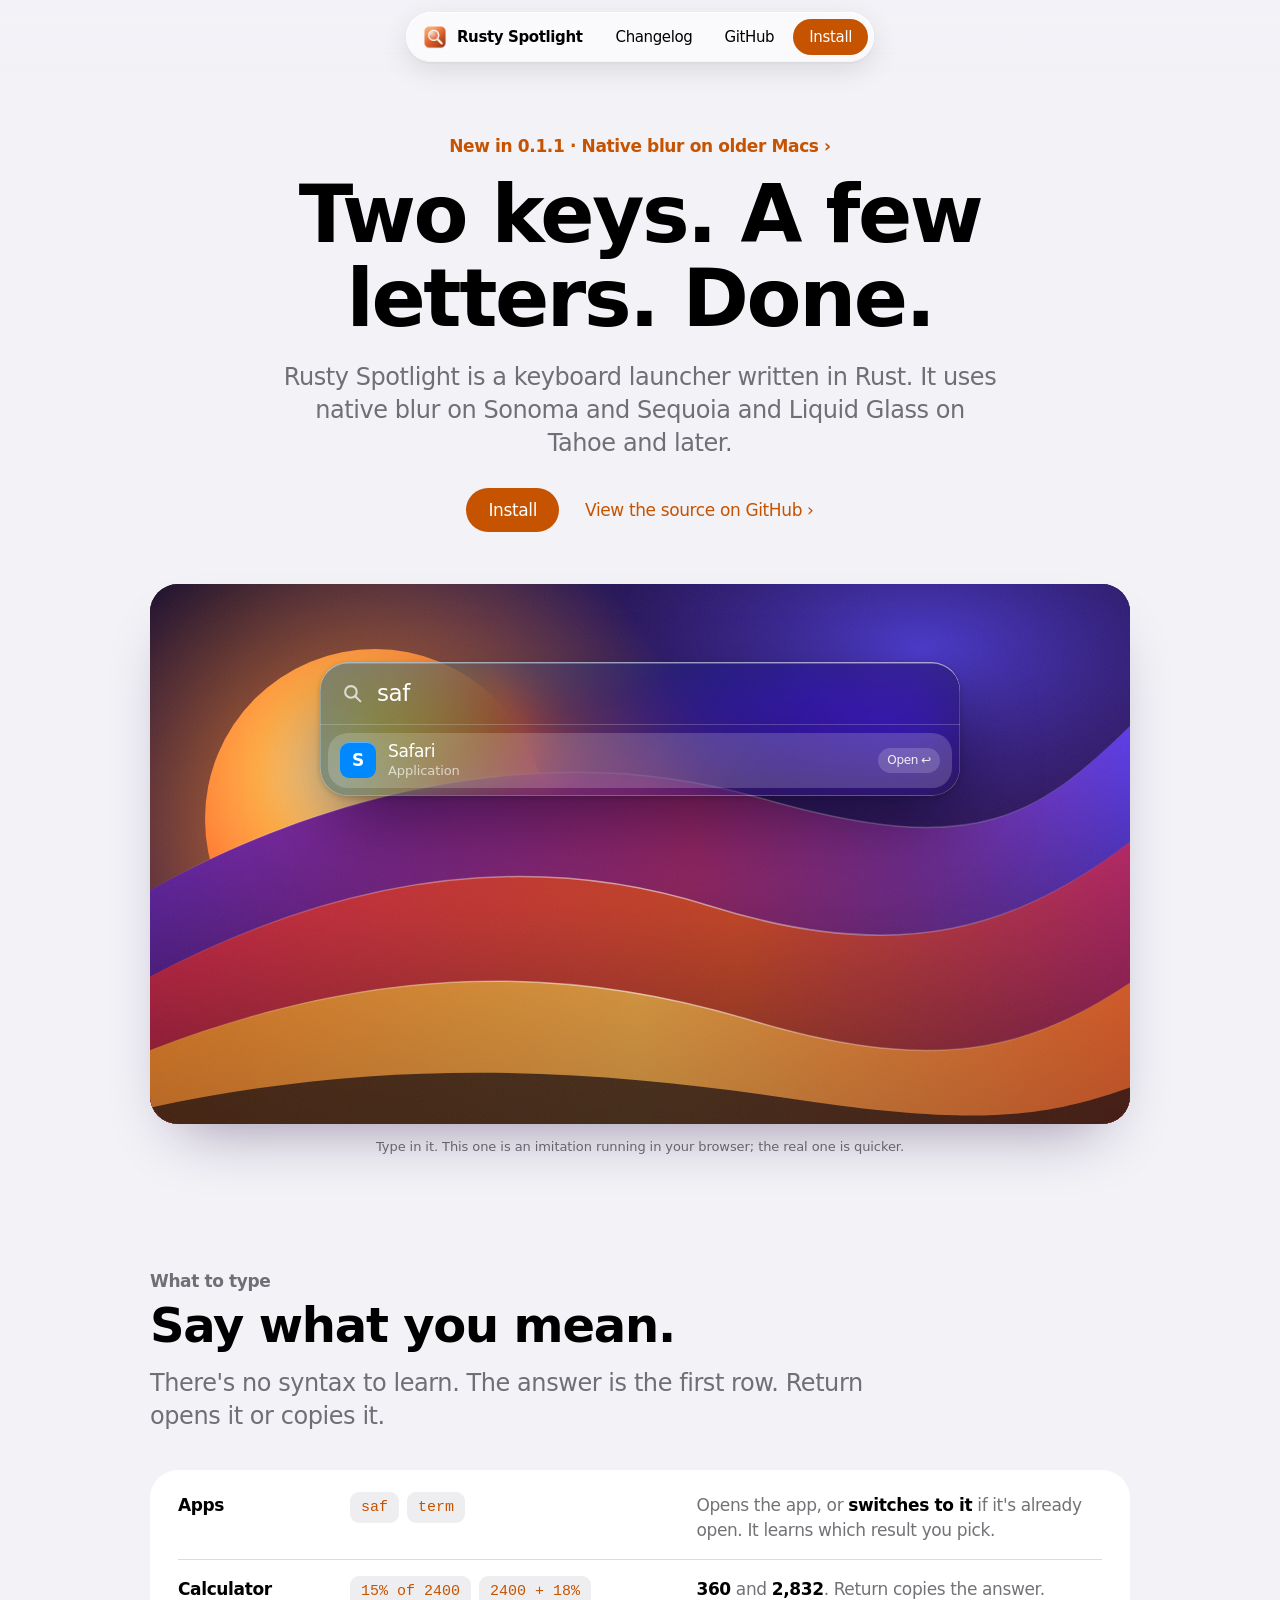
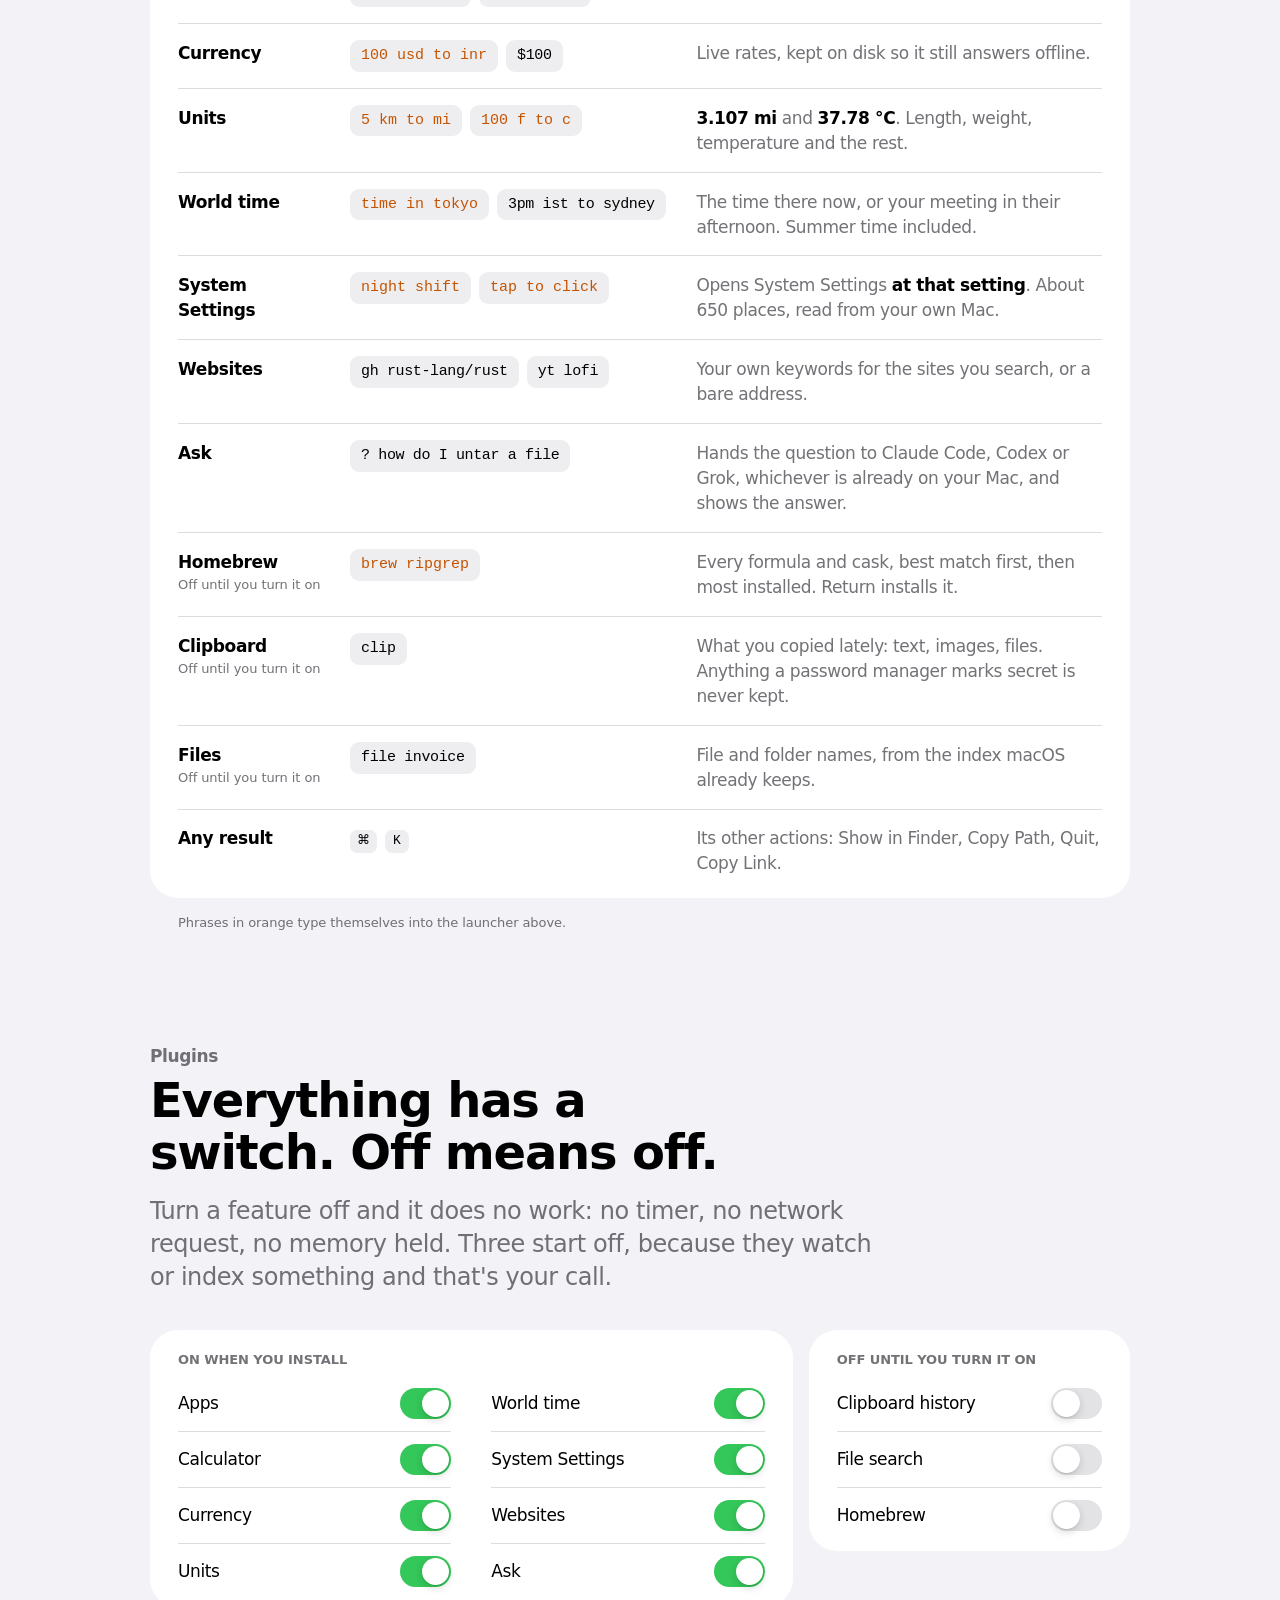
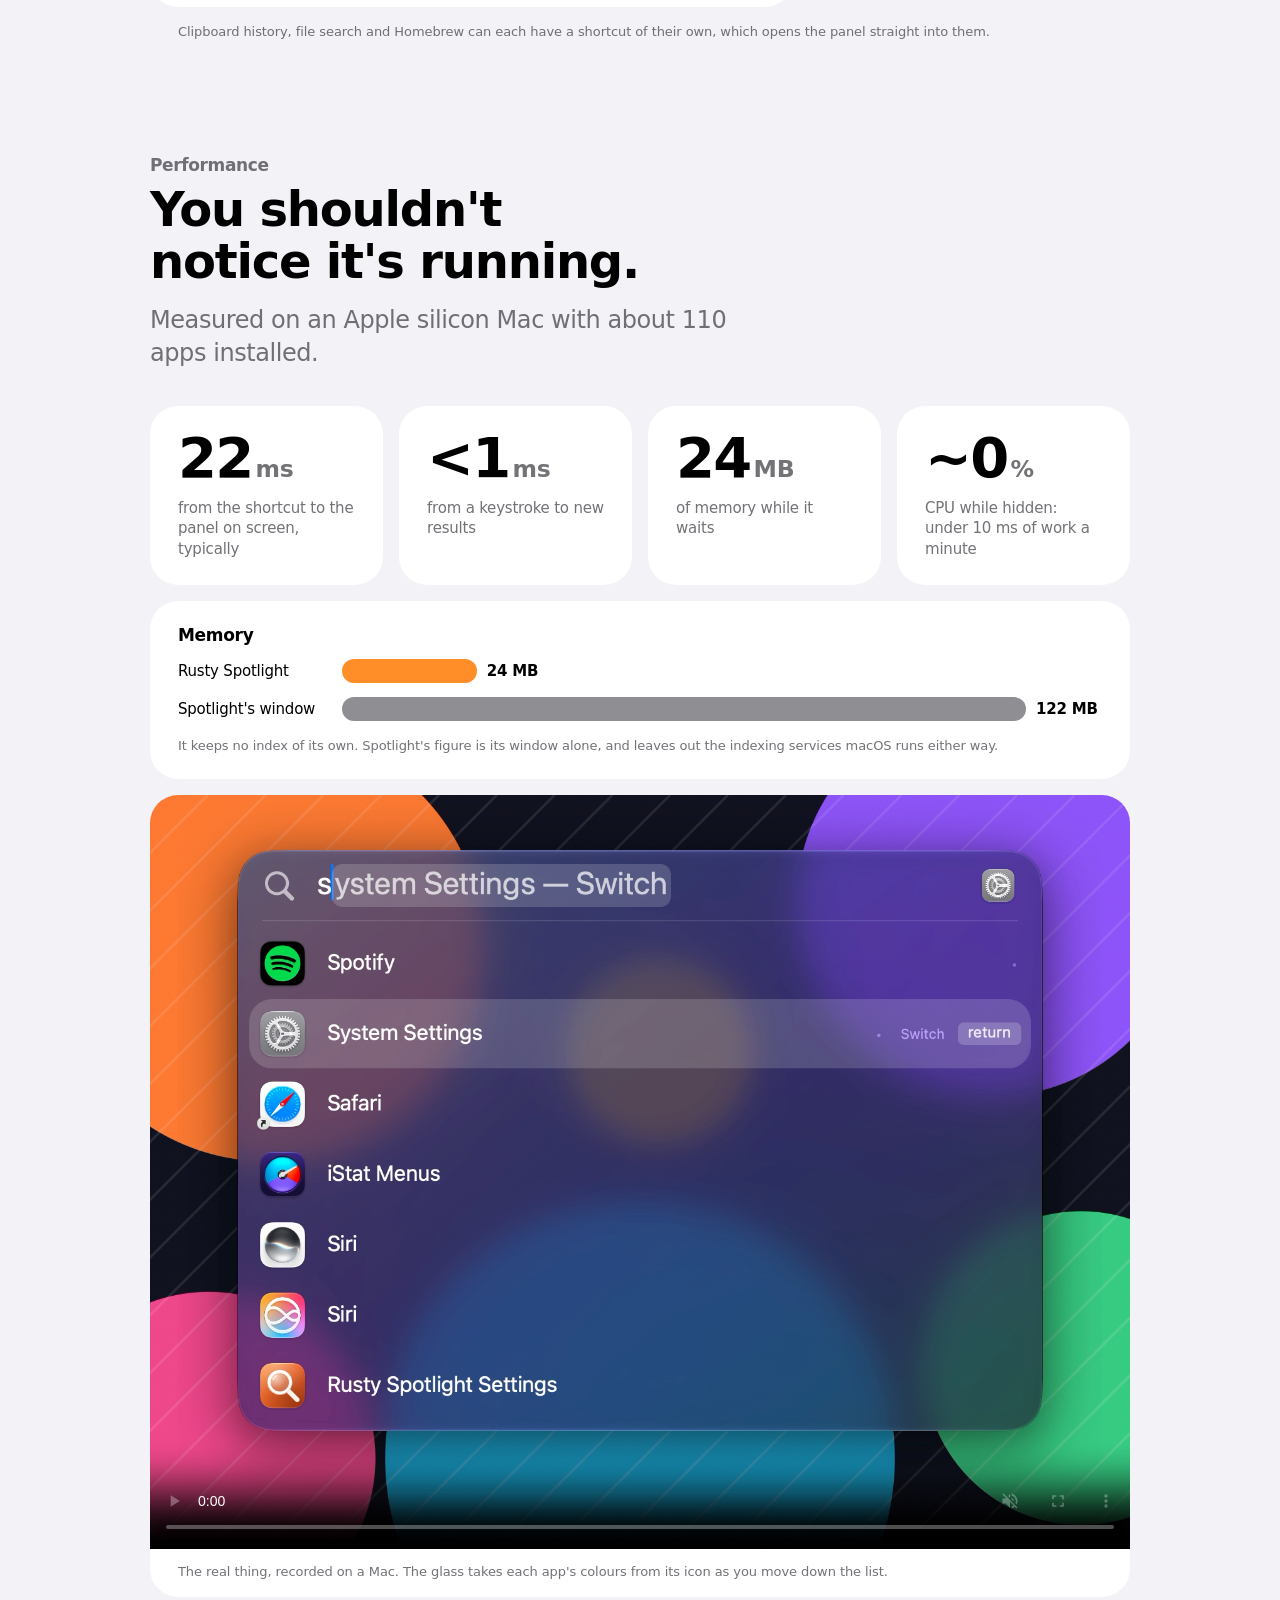
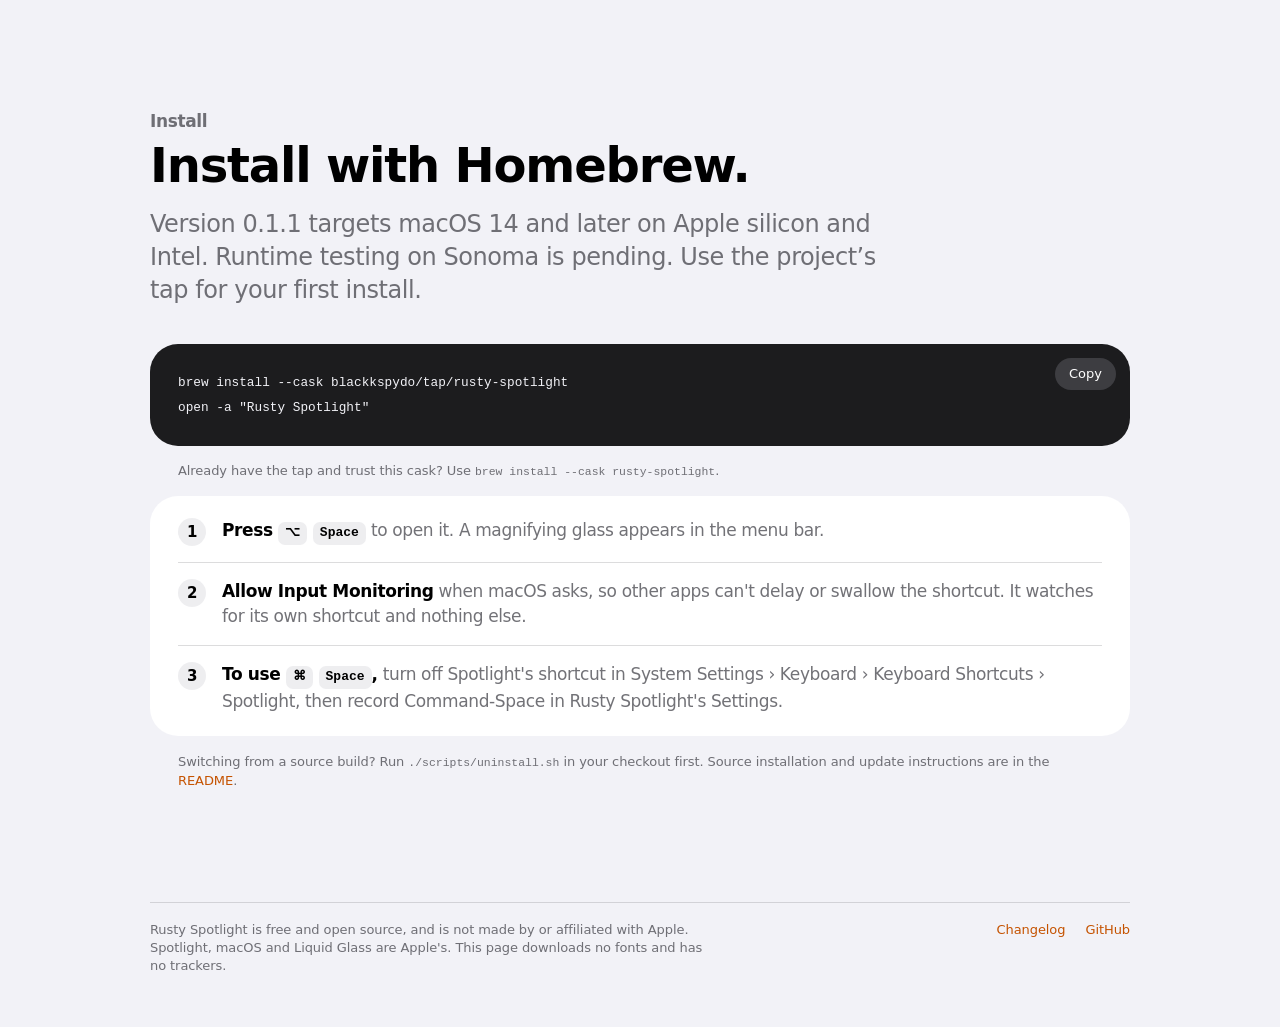
<file: index.html>
<!doctype html>
<html lang="en">
<head>
<meta charset="utf-8">
<meta name="viewport" content="width=device-width, initial-scale=1">
<title>Rusty Spotlight</title>
<meta name="description" content="A Spotlight replacement for macOS, written in Rust. Apps, sums, currency, units, world time, System Settings and more from one field, on screen in 22 ms.">
<meta property="og:title" content="Rusty Spotlight">
<meta property="og:description" content="A Spotlight replacement for macOS, written in Rust. On screen in 22 ms.">
<meta property="og:image" content="demo-poster.png">
<meta name="color-scheme" content="light dark">
<link rel="icon" href="AppIcon.png">
<link rel="stylesheet" href="style.css">
</head>
<body>
<div class="edge" aria-hidden="true"></div>
<div class="wrap">
  <header class="toolbar glass">
    <a class="name" href="./"><img src="AppIcon.png" alt="">Rusty Spotlight</a>
    <a class="item" href="changelog.html">Changelog</a>
    <a class="item gh" href="https://github.com/blackkspydo/rusty-spotlight">GitHub</a>
    <a class="button small" href="#install">Install</a>
  </header>

  <main>
    <section class="hero">
      <!-- Keep this line on the newest thing in the changelog. -->
      <p class="eyebrow"><a class="more" href="changelog.html">New in 0.1.1 · Native blur on older Macs</a></p>
      <h1>Two keys. A few letters. Done.</h1>
      <p class="lead">Rusty Spotlight is a keyboard launcher written in Rust. It uses native blur on Sonoma and Sequoia and Liquid Glass on Tahoe and later.</p>
      <div class="actions">
        <a class="button" href="#install">Install</a>
        <a class="more" href="https://github.com/blackkspydo/rusty-spotlight">View the source on GitHub</a>
      </div>

      <div class="stage" id="try">
        <svg class="art" viewBox="0 0 1000 540" preserveAspectRatio="xMidYMid slice" aria-hidden="true">
          <defs>
            <linearGradient id="sky" x1="0" y1="0" x2="0" y2="1"><stop offset="0" stop-color="#150b2e"/><stop offset=".55" stop-color="#2a1140"/><stop offset="1" stop-color="#0a0710"/></linearGradient>
            <radialGradient id="haze" cx=".78" cy=".12" r=".7"><stop offset="0" stop-color="#5a48ff" stop-opacity=".75"/><stop offset=".45" stop-color="#4a2bb8" stop-opacity=".3"/><stop offset="1" stop-color="#4a2bb8" stop-opacity="0"/></radialGradient>
            <radialGradient id="sun" cx=".42" cy=".36" r=".7"><stop offset="0" stop-color="#ffe3a1"/><stop offset=".38" stop-color="#ffab45"/><stop offset=".8" stop-color="#ff6a2b"/><stop offset="1" stop-color="#f0482a"/></radialGradient>
            <radialGradient id="glow" cx=".5" cy=".5" r=".5"><stop offset=".45" stop-color="#ff8d28" stop-opacity=".5"/><stop offset="1" stop-color="#ff8d28" stop-opacity="0"/></radialGradient>
            <linearGradient id="far" x1="0" y1="0" x2="1" y2="0"><stop offset="0" stop-color="#7a2bd0"/><stop offset=".55" stop-color="#c22d7c"/><stop offset="1" stop-color="#5b3df0"/></linearGradient>
            <linearGradient id="mid" x1="0" y1="0" x2="1" y2="0"><stop offset="0" stop-color="#ff2d55"/><stop offset=".6" stop-color="#ff5a2b"/><stop offset="1" stop-color="#d42a78"/></linearGradient>
            <linearGradient id="near" x1="0" y1="0" x2="1" y2="0"><stop offset="0" stop-color="#ff8d28"/><stop offset=".5" stop-color="#ffb347"/><stop offset="1" stop-color="#ff6a2b"/></linearGradient>
            <linearGradient id="shade" gradientUnits="userSpaceOnUse" x1="0" y1="130" x2="0" y2="540"><stop offset="0" stop-color="#0a0510" stop-opacity="0"/><stop offset="1" stop-color="#0a0510" stop-opacity=".72"/></linearGradient>
            <linearGradient id="rim" x1="0" y1="0" x2="1" y2="0"><stop offset="0" stop-color="#fff" stop-opacity="0"/><stop offset=".5" stop-color="#fff" stop-opacity=".55"/><stop offset="1" stop-color="#fff" stop-opacity="0"/></linearGradient>
            <filter id="grain"><feTurbulence type="fractalNoise" baseFrequency=".85" numOctaves="2" stitchTiles="stitch"/><feColorMatrix values="0 0 0 0 1  0 0 0 0 1  0 0 0 0 1  0 0 0 .5 0"/></filter>
          </defs>
          <rect width="1000" height="540" fill="url(#sky)"/>
          <rect width="1000" height="540" fill="url(#haze)"/>
          <circle cx="235" cy="235" r="330" fill="url(#glow)"/>
          <circle cx="235" cy="235" r="170" fill="url(#sun)"/>
          <g>
            <path id="w1" d="M0 312C170 214 400 150 620 214S900 232 1000 132V540H0Z" fill="url(#far)"/>
            <path d="M0 312C170 214 400 150 620 214S900 232 1000 132V540H0Z" fill="url(#shade)"/>
            <path d="M0 312C170 214 400 150 620 214S900 232 1000 132" fill="none" stroke="url(#rim)" stroke-width="1.5"/>
            <path d="M0 398C190 296 380 262 570 322S880 346 1000 250V540H0Z" fill="url(#mid)"/>
            <path d="M0 398C190 296 380 262 570 322S880 346 1000 250V540H0Z" fill="url(#shade)" opacity=".8"/>
            <path d="M0 398C190 296 380 262 570 322S880 346 1000 250" fill="none" stroke="url(#rim)" stroke-width="1.5"/>
            <path d="M0 470C220 384 410 376 610 436S900 460 1000 392V540H0Z" fill="url(#near)"/>
            <path d="M0 470C220 384 410 376 610 436S900 460 1000 392V540H0Z" fill="url(#shade)" opacity=".42"/>
            <path d="M0 470C220 384 410 376 610 436S900 460 1000 392" fill="none" stroke="url(#rim)" stroke-width="1.5"/>
            <path d="M0 526C250 470 460 486 660 516S920 528 1000 500V540H0Z" fill="#12070c" opacity=".7"/>
          </g>
          <rect width="1000" height="540" filter="url(#grain)" opacity=".09"/>
        </svg>
        <div class="panel" id="panel">
          <label class="ask">
            <svg width="21" height="21" viewBox="0 0 20 20" fill="none" stroke="currentColor" stroke-width="2" stroke-linecap="round" aria-hidden="true"><circle cx="8.5" cy="8.5" r="5.5"/><path d="M13 13l4.5 4.5"/></svg>
            <input id="q" type="text" placeholder="Search" autocomplete="off" autocapitalize="off" autocorrect="off" spellcheck="false" aria-label="Try the launcher" aria-controls="rows">
          </label>
          <ul class="rows" id="rows" role="listbox" aria-label="Results"></ul>
        </div>
      </div>
      <p class="caption footnote">Type in it. This one is an imitation running in your browser; the real one is quicker.</p>
    </section>

    <section class="section" id="phrasebook">
      <header>
        <p class="eyebrow">What to type</p>
        <h2>Say what you mean.</h2>
        <p class="lead">There's no syntax to learn. The answer is the first row. Return opens it or copies it.</p>
      </header>
      <div class="tile list">
        <div class="phrase"><span class="who">Apps</span><span class="say"><button class="try">saf</button><button class="try">term</button></span><span class="means">Opens the app, or <b>switches to it</b> if it's already open. It learns which result you pick.</span></div>
        <div class="phrase"><span class="who">Calculator</span><span class="say"><button class="try">15% of 2400</button><button class="try">2400 + 18%</button></span><span class="means"><b>360</b> and <b>2,832</b>. Return copies the answer.</span></div>
        <div class="phrase"><span class="who">Currency</span><span class="say"><button class="try">100 usd to inr</button><span class="typed">$100</span></span><span class="means">Live rates, kept on disk so it still answers offline.</span></div>
        <div class="phrase"><span class="who">Units</span><span class="say"><button class="try">5 km to mi</button><button class="try">100 f to c</button></span><span class="means"><b>3.107 mi</b> and <b>37.78 °C</b>. Length, weight, temperature and the rest.</span></div>
        <div class="phrase"><span class="who">World time</span><span class="say"><button class="try">time in tokyo</button><span class="typed">3pm ist to sydney</span></span><span class="means">The time there now, or your meeting in their afternoon. Summer time included.</span></div>
        <div class="phrase"><span class="who">System Settings</span><span class="say"><button class="try">night shift</button><button class="try">tap to click</button></span><span class="means">Opens System Settings <b>at that setting</b>. About 650 places, read from your own Mac.</span></div>
        <div class="phrase"><span class="who">Websites</span><span class="say"><span class="typed">gh rust-lang/rust</span><span class="typed">yt lofi</span></span><span class="means">Your own keywords for the sites you search, or a bare address.</span></div>
        <div class="phrase"><span class="who">Ask</span><span class="say"><span class="typed">? how do I untar a file</span></span><span class="means">Hands the question to Claude Code, Codex or Grok, whichever is already on your Mac, and shows the answer.</span></div>
        <div class="phrase"><span class="who">Homebrew <i>Off until you turn it on</i></span><span class="say"><button class="try">brew ripgrep</button></span><span class="means">Every formula and cask, best match first, then most installed. Return installs it.</span></div>
        <div class="phrase"><span class="who">Clipboard <i>Off until you turn it on</i></span><span class="say"><span class="typed">clip</span></span><span class="means">What you copied lately: text, images, files. Anything a password manager marks secret is never kept.</span></div>
        <div class="phrase"><span class="who">Files <i>Off until you turn it on</i></span><span class="say"><span class="typed">file invoice</span></span><span class="means">File and folder names, from the index macOS already keeps.</span></div>
        <div class="phrase"><span class="who">Any result</span><span class="say"><kbd>⌘</kbd><kbd>K</kbd></span><span class="means">Its other actions: Show in Finder, Copy Path, Quit, Copy Link.</span></div>
      </div>
      <p class="footnote after">Phrases in orange type themselves into the launcher above.</p>
    </section>

    <section class="section" id="plugins">
      <header>
        <p class="eyebrow">Plugins</p>
        <h2>Everything has a switch. Off means off.</h2>
        <p class="lead">Turn a feature off and it does no work: no timer, no network request, no memory held. Three start off, because they watch or index something and that's your call.</p>
      </header>
      <div class="tiles plugins">
        <div class="tile on">
          <h3>On when you install</h3>
          <ul>
            <li>Apps <span class="switch"></span></li>
            <li>Calculator <span class="switch"></span></li>
            <li>Currency <span class="switch"></span></li>
            <li>Units <span class="switch"></span></li>
            <li>World time <span class="switch"></span></li>
            <li>System Settings <span class="switch"></span></li>
            <li>Websites <span class="switch"></span></li>
            <li>Ask <span class="switch"></span></li>
          </ul>
        </div>
        <div class="tile off">
          <h3>Off until you turn it on</h3>
          <ul>
            <li>Clipboard history <span class="switch"></span></li>
            <li>File search <span class="switch"></span></li>
            <li>Homebrew <span class="switch"></span></li>
          </ul>
        </div>
      </div>
      <p class="footnote after">Clipboard history, file search and Homebrew can each have a shortcut of their own, which opens the panel straight into them.</p>
    </section>

    <section class="section" id="weight">
      <header>
        <p class="eyebrow">Performance</p>
        <h2>You shouldn't notice it's running.</h2>
        <p class="lead">Measured on an Apple silicon Mac with about 110 apps installed.</p>
      </header>
      <div class="tiles figures">
        <div class="tile figure"><b>22<small>ms</small></b><span>from the shortcut to the panel on screen, typically</span></div>
        <div class="tile figure"><b>&lt;1<small>ms</small></b><span>from a keystroke to new results</span></div>
        <div class="tile figure"><b>24<small>MB</small></b><span>of memory while it waits</span></div>
        <div class="tile figure"><b>~0<small>%</small></b><span>CPU while hidden: under 10 ms of work a minute</span></div>
        <div class="tile bars">
          <h3>Memory</h3>
          <div class="bar ours"><span>Rusty Spotlight</span><div class="track"><i style="width:19.7%" data-v="24 MB"></i></div></div>
          <div class="bar"><span>Spotlight's window</span><div class="track"><i style="width:100%" data-v="122 MB"></i></div></div>
          <p class="footnote">It keeps no index of its own. Spotlight's figure is its window alone, and leaves out the indexing services macOS runs either way.</p>
        </div>
        <figure class="tile film">
          <video src="demo.mp4" poster="demo-poster.png" autoplay muted loop playsinline controls preload="metadata"
                 aria-label="Rusty Spotlight opening on Command-Space, its glass taking each app's colours, the result list springing open, then a sum, a currency conversion, the time in Tokyo, a unit conversion and Command-K actions"></video>
          <img src="demo-poster.png" alt="Rusty Spotlight's glass panel with a list of apps" style="display:none">
          <figcaption class="footnote">The real thing, recorded on a Mac. The glass takes each app's colours from its icon as you move down the list.</figcaption>
        </figure>
      </div>
    </section>

    <section class="section" id="install">
      <header>
        <p class="eyebrow">Install</p>
        <h2>Install with Homebrew.</h2>
        <p class="lead">Version 0.1.1 targets macOS 14 and later on Apple silicon and Intel. Runtime testing on Sonoma is pending. Use the project’s tap for your first install.</p>
      </header>
      <pre class="shell"><button class="copy" data-copy="install-code">Copy</button><code id="install-code">brew install --cask blackkspydo/tap/rusty-spotlight
open -a "Rusty Spotlight"</code></pre>
      <p class="footnote after">Already have the tap and trust this cask? Use <code>brew install --cask rusty-spotlight</code>.</p>
      <ol class="tile list steps">
        <li><span><b>Press <kbd>⌥</kbd> <kbd>Space</kbd></b> to open it. A magnifying glass appears in the menu bar.</span></li>
        <li><span><b>Allow Input Monitoring</b> when macOS asks, so other apps can't delay or swallow the shortcut. It watches for its own shortcut and nothing else.</span></li>
        <li><span><b>To use <kbd>⌘</kbd> <kbd>Space</kbd>,</b> turn off Spotlight's shortcut in System Settings › Keyboard › Keyboard Shortcuts › Spotlight, then record Command-Space in Rusty Spotlight's Settings.</span></li>
      </ol>
      <p class="footnote after">Switching from a source build? Run <code>./scripts/uninstall.sh</code> in your checkout first. Source installation and update instructions are in the <a href="https://github.com/blackkspydo/rusty-spotlight#readme">README</a>.</p>
    </section>
  </main>

  <footer class="foot footnote">
    <p>Rusty Spotlight is free and open source, and is not made by or affiliated with Apple. Spotlight, macOS and Liquid Glass are Apple's. This page downloads no fonts and has no trackers.</p>
    <nav><a href="changelog.html">Changelog</a><a href="https://github.com/blackkspydo/rusty-spotlight">GitHub</a></nav>
  </footer>
</div>

<script>
// A small imitation of the launcher, for the field at the top of the page.
(() => {
  const field = document.getElementById('q'), list = document.getElementById('rows'), panel = document.getElementById('panel');
  const APPS = ['Safari', 'Notes', 'Terminal', 'Calendar', 'Music', 'Mail', 'Maps', 'Photos', 'Preview', 'Finder', 'Messages', 'Reminders', 'TextEdit', 'System Settings'];
  const SETTINGS = [['Night Shift options', 'Displays'], ['Text Replacements', 'Keyboard'], ['Tap to click', 'Trackpad'], ['Microphone', 'Privacy & Security'], ['Hot Corners', 'Desktop & Dock'], ['Bluetooth', 'Bluetooth'], ['Wi‑Fi', 'Wi‑Fi'], ['Battery Health', 'Battery'], ['Software Update', 'General'], ['Wallpaper', 'Wallpaper'], ['Keyboard Shortcuts', 'Keyboard']];
  const BREW = [['ripgrep', 'Search tool like grep and The Silver Searcher'], ['git', 'Distributed revision control system'], ['node', 'Platform built on V8 to build network applications'], ['ffmpeg', 'Play, record, convert and stream audio and video'], ['fd', 'Simple, fast and user-friendly alternative to find'], ['jq', 'Lightweight and flexible command-line JSON processor'], ['wget', 'Internet file retriever']];
  const LENGTH = { km: 1000, m: 1, cm: 0.01, mm: 0.001, mi: 1609.344, ft: 0.3048, in: 0.0254, yd: 0.9144 };
  const MASS = { kg: 1, g: 0.001, lb: 0.45359237, oz: 0.028349523 };
  const MONEY = { usd: 1, inr: 88.2, eur: 0.92, gbp: 0.79, aed: 3.6725, jpy: 151, npr: 141.1, aud: 1.52 };
  const ZONES = { tokyo: 'Asia/Tokyo', dubai: 'Asia/Dubai', sydney: 'Australia/Sydney', london: 'Europe/London', paris: 'Europe/Paris', berlin: 'Europe/Berlin', 'new york': 'America/New_York', 'san francisco': 'America/Los_Angeles', delhi: 'Asia/Kolkata', mumbai: 'Asia/Kolkata', kathmandu: 'Asia/Kathmandu', singapore: 'Asia/Singapore' };
  const HUE = { Safari: '#0088ff', Notes: '#e0a800', Terminal: '#48484a', Calendar: '#ff383c', Music: '#ff2d55', Mail: '#00a6e0', Maps: '#34c759', Photos: '#ff8d28', Preview: '#6d7cff', Finder: '#00b4c4', Messages: '#34c759', Reminders: '#ff8d28', TextEdit: '#8e8e93', 'System Settings': '#8e8e93' };
  const tidy = n => n.toLocaleString('en-US', { maximumFractionDigits: Math.abs(n) >= 10 ? 2 : 3 });

  function sum(text) {
    const pc = text.match(/^\s*([\d.]+)\s*%\s*of\s*([\d.,]+)\s*$/i);
    if (pc) return pc[1] / 100 * pc[2].replace(/,/g, '');
    const s = text.replace(/[\s,]/g, '').replace(/×/g, '*').replace(/÷/g, '/');
    if (!/^[\d.+\-*/^()%]+$/.test(s) || !/\d[+\-*/^%]/.test(s)) return null;
    let i = 0;
    const expr = () => { let v = term(); while (s[i] === '+' || s[i] === '-') { const op = s[i++]; let r = term(); if (s[i] === '%') { i++; r = v * r / 100; } v = op === '+' ? v + r : v - r; } return v; };
    const term = () => { let v = power(); while (s[i] === '*' || s[i] === '/') { const op = s[i++], r = power(); v = op === '*' ? v * r : v / r; } return v; };
    const power = () => { const b = atom(); if (s[i] === '^') { i++; return Math.pow(b, power()); } return b; };
    const atom = () => {
      if (s[i] === '-') { i++; return -atom(); }
      if (s[i] === '(') { i++; const v = expr(); if (s[i++] !== ')') throw 0; return v; }
      const m = /^\d*\.?\d+/.exec(s.slice(i)); if (!m) throw 0; i += m[0].length; return +m[0];
    };
    try { const v = expr(); return i === s.length && isFinite(v) ? v : null; } catch { return null; }
  }

  function convert(text) {
    const m = text.match(/^\s*([\d.,]+)\s*([a-z]+)\s+(?:to|in)\s+([a-z]+)\s*$/i);
    if (!m) return null;
    const n = +m[1].replace(/,/g, ''), a = m[2].toLowerCase(), b = m[3].toLowerCase();
    if (!isFinite(n)) return null;
    for (const table of [LENGTH, MASS]) if (a in table && b in table) return { hue: '#00b39f', glyph: '⇄', title: tidy(n * table[a] / table[b]) + ' ' + b, sub: tidy(n) + ' ' + a, act: 'Copy' };
    if (a === 'f' && b === 'c') return { hue: '#ff383c', glyph: '°', title: tidy((n - 32) * 5 / 9) + ' °C', sub: tidy(n) + ' °F', act: 'Copy' };
    if (a === 'c' && b === 'f') return { hue: '#ff383c', glyph: '°', title: tidy(n * 9 / 5 + 32) + ' °F', sub: tidy(n) + ' °C', act: 'Copy' };
    if (a in MONEY && b in MONEY) return { hue: '#34c759', glyph: '¤', title: tidy(n / MONEY[a] * MONEY[b]) + ' ' + b.toUpperCase(), sub: 'A sample rate. The app fetches today\'s.', act: 'Copy' };
    return null;
  }

  function clock(text) {
    const m = text.trim().toLowerCase().match(/^(?:time in (.+)|(.+) time)$/);
    const place = m && (m[1] || m[2]);
    if (!place || !ZONES[place]) return null;
    const now = new Intl.DateTimeFormat('en-US', { timeZone: ZONES[place], hour: 'numeric', minute: '2-digit', weekday: 'long' }).format(new Date());
    return { hue: '#6d7cff', glyph: '◷', title: now, sub: place.replace(/\b\w/g, c => c.toUpperCase()) + ', right now', act: 'Copy' };
  }

  function rows(text) {
    const q = text.trim().toLowerCase();
    if (!q) return [];
    if (q === 'brew' || q.startsWith('brew ')) {
      const want = q.slice(5).trim();
      return BREW.filter(p => p[0].includes(want)).sort((a, b) => a[0].indexOf(want) - b[0].indexOf(want)).slice(0, 5).map(p => ({ hue: '#ac7f5e', glyph: '⬡', title: p[0], sub: p[1], act: 'Install' }));
    }
    const v = sum(text);
    if (v !== null) return [{ hue: '#ff8d28', glyph: '=', title: tidy(v), sub: text.trim(), act: 'Copy', answer: true }];
    const answer = convert(text) || clock(text);
    if (answer) return [{ ...answer, answer: true }];
    const starts = (name, pre) => name.toLowerCase().split(/[\s‑-]+/).some(w => w.startsWith(pre)) || name.toLowerCase().replace(/[^a-z0-9 ]/g, '').startsWith(pre);
    const apps = APPS.filter(a => starts(a, q)).map(a => ({ hue: HUE[a], glyph: a[0], title: a, sub: 'Application', act: 'Open' }));
    const settings = q.length < 2 ? [] : SETTINGS.filter(s => starts(s[0], q) || s[0].toLowerCase().startsWith(q)).map(s => ({ hue: '#8e8e93', glyph: '⚙', title: s[0], sub: s[0] === s[1] ? 'System Settings' : 'System Settings › ' + s[1], act: 'Open' }));
    return [...apps, ...settings].slice(0, 5);
  }

  let chosen = 0;
  function paint() {
    const found = rows(field.value);
    chosen = Math.min(chosen, Math.max(found.length - 1, 0));
    list.replaceChildren(...found.map((r, i) => {
      const li = document.createElement('li');
      li.className = 'row' + (r.answer ? ' answer' : '');
      li.setAttribute('role', 'option');
      li.setAttribute('aria-selected', i === chosen);
      const part = (cls, text) => { const el = document.createElement('span'); el.className = cls; el.textContent = text; return el; };
      const what = part('what', '');
      what.append(part('title', r.title), part('sub', r.sub));
      const glyph = part('glyph', r.glyph); glyph.style.background = r.hue;
      li.append(glyph, what, part('do', r.act + ' ↩'));
      li.addEventListener('pointerenter', () => { if (chosen !== i) { chosen = i; for (const [j, el] of [...list.children].entries()) el.setAttribute('aria-selected', j === i); panel.style.setProperty('--row', r.hue); } });
      return li;
    }));
    panel.classList.toggle('open', found.length > 0);
    panel.style.setProperty('--row', found.length ? found[chosen].hue : '#8e8e93');
  }

  // Until someone touches it, it types a few things by itself.
  const SHOW = ['saf', '15% of 2400', 'night shift', '5 km to mi', 'time in tokyo', 'brew rip'];
  let touched = false, timer = 0;
  const still = matchMedia('(prefers-reduced-motion: reduce)').matches;
  function perform(n = 0, at = 0) {
    if (touched) return;
    const word = SHOW[n % SHOW.length];
    if (at <= word.length) { field.value = word.slice(0, at); chosen = 0; paint(); timer = setTimeout(perform, at === word.length ? 2200 : 85, n, at + 1); }
    else { field.value = ''; paint(); timer = setTimeout(perform, 500, n + 1, 0); }
  }
  function take() { if (touched) return; touched = true; clearTimeout(timer); field.value = ''; paint(); }
  field.addEventListener('pointerdown', take);
  field.addEventListener('keydown', e => {
    if (e.key !== 'Tab') take();
    const n = list.children.length;
    if (e.key === 'ArrowDown' && n) { chosen = (chosen + 1) % n; paint(); e.preventDefault(); }
    if (e.key === 'ArrowUp' && n) { chosen = (chosen + n - 1) % n; paint(); e.preventDefault(); }
    if (e.key === 'Escape') { field.value = ''; paint(); }
  });
  field.addEventListener('input', () => { chosen = 0; paint(); });
  if (still) { field.value = '15% of 2400'; paint(); } else { timer = setTimeout(perform, 900); }

  // A phrase in the phrasebook types itself into the field.
  for (const b of document.querySelectorAll('button.try')) {
    b.addEventListener('click', () => {
      touched = true; clearTimeout(timer);
      field.value = b.textContent; chosen = 0; paint();
      document.getElementById('try').scrollIntoView({ block: 'center', behavior: still ? 'auto' : 'smooth' });
      field.focus({ preventScroll: true });
    });
  }

  for (const b of document.querySelectorAll('.copy')) {
    b.addEventListener('click', async () => {
      try { await navigator.clipboard.writeText(document.getElementById(b.dataset.copy).innerText); b.textContent = 'Copied'; }
      catch { b.textContent = 'Select and copy'; }
      setTimeout(() => (b.textContent = 'Copy'), 1600);
    });
  }
})();
</script>
</body>
</html>
</file>
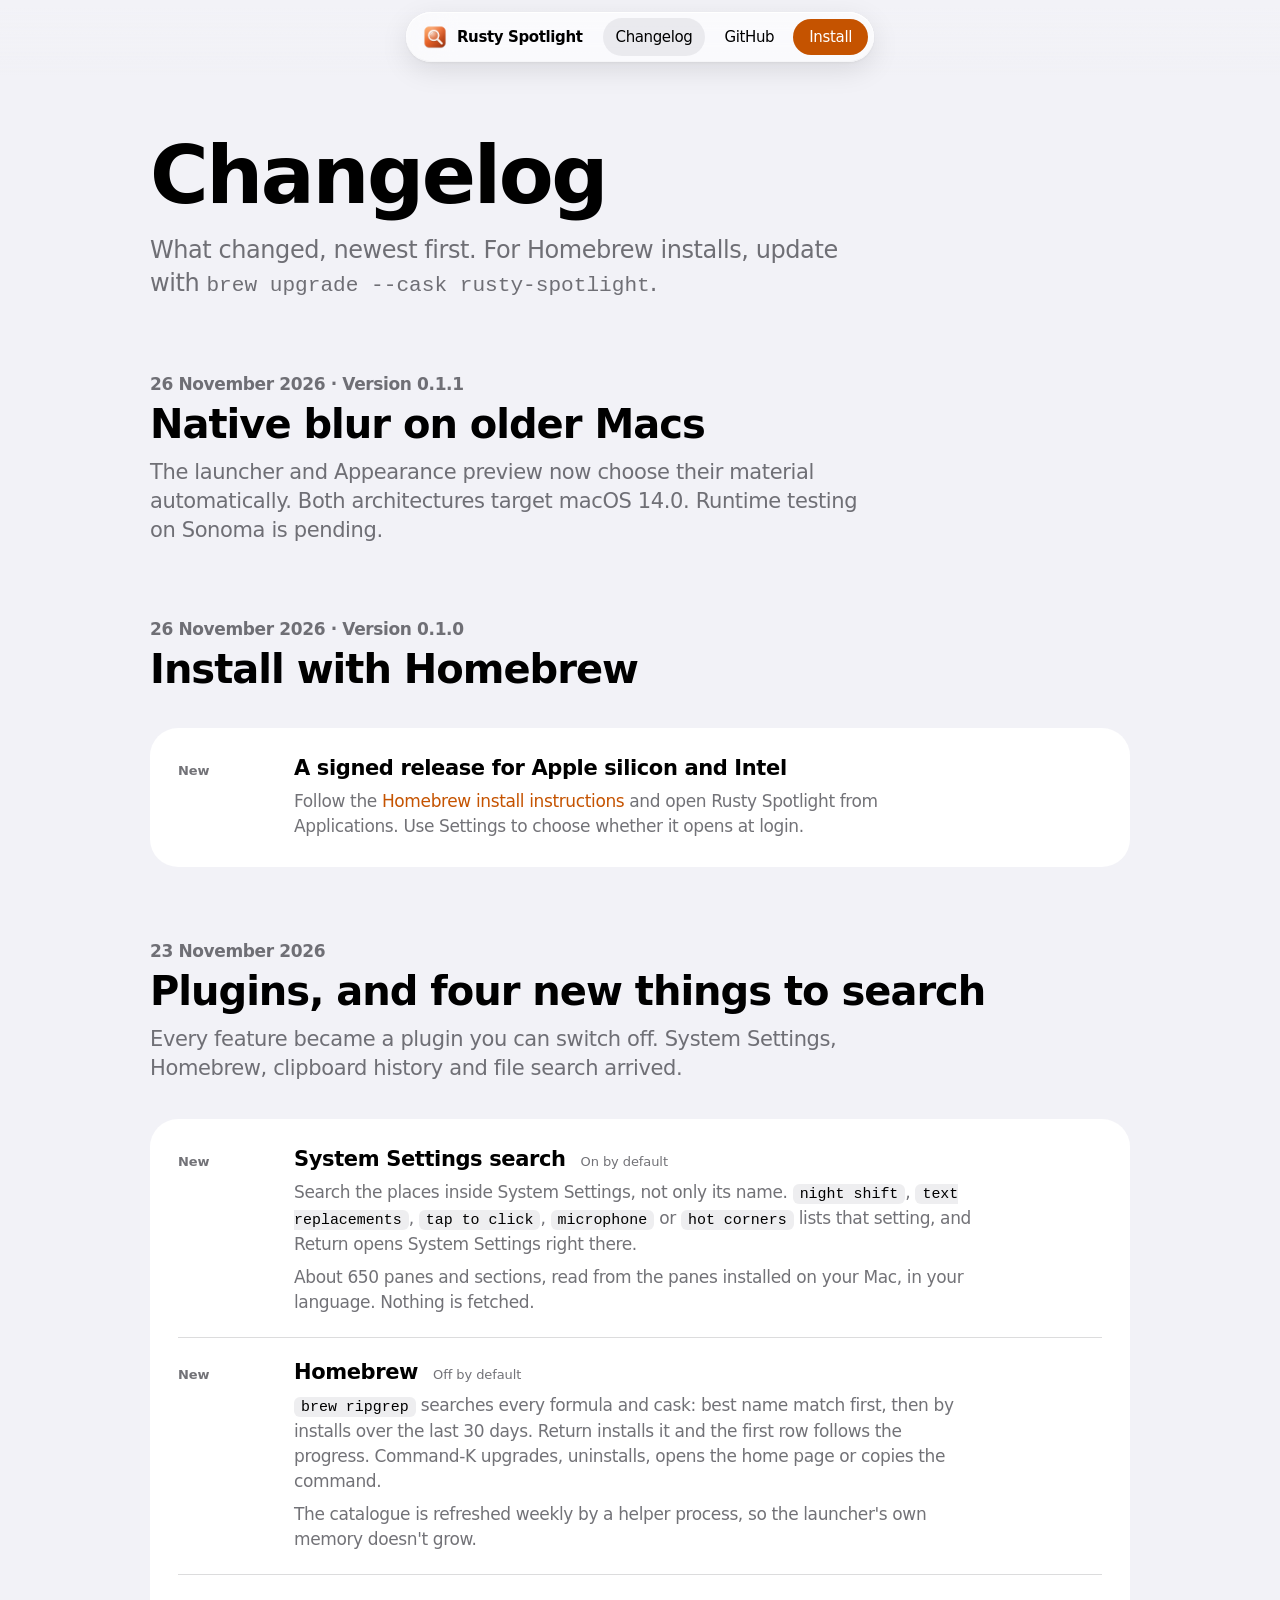
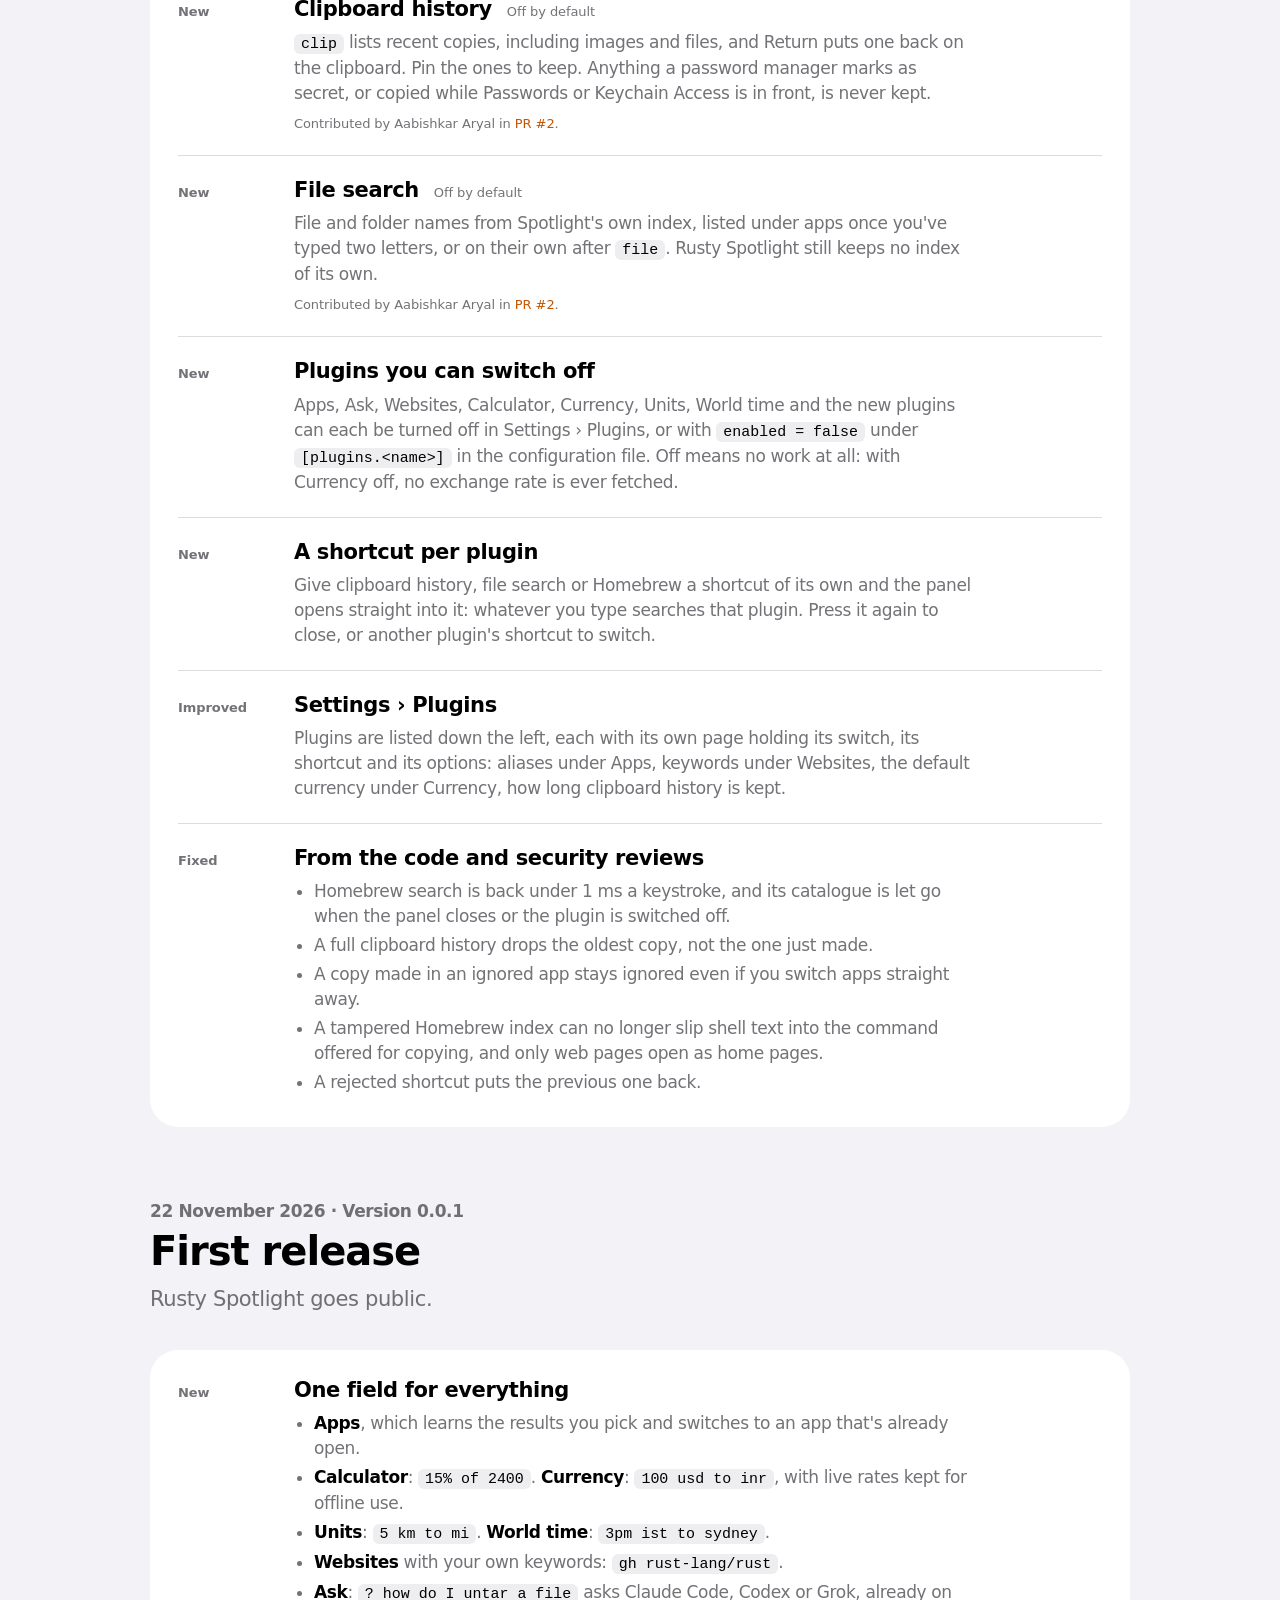
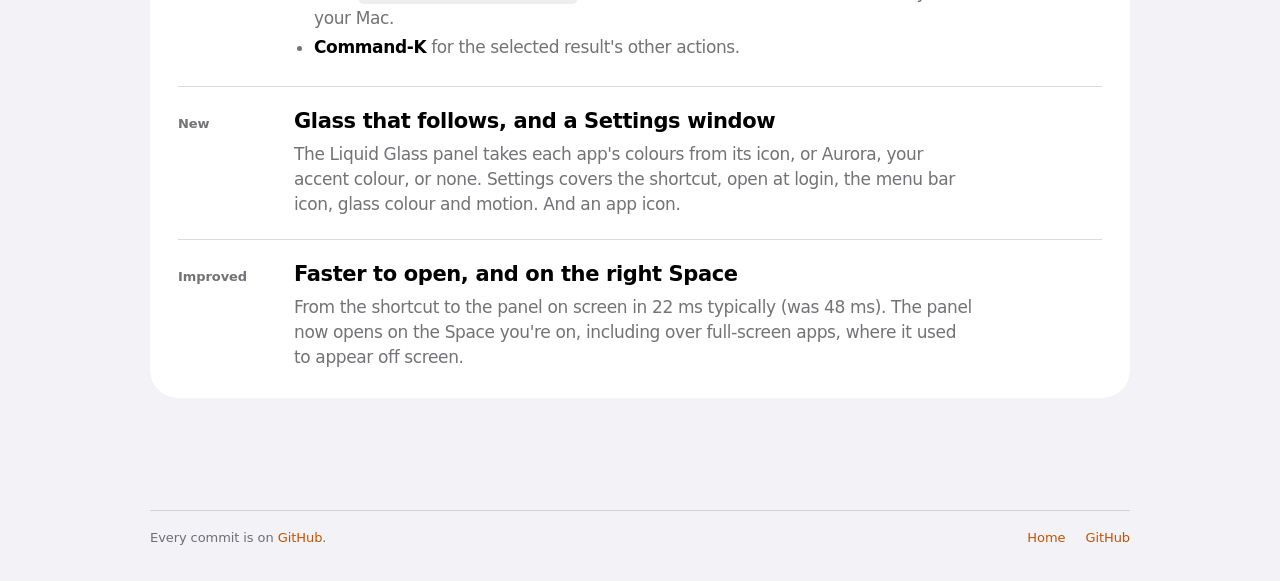
<file: changelog.html>
<!doctype html>
<html lang="en">
<head>
<meta charset="utf-8">
<meta name="viewport" content="width=device-width, initial-scale=1">
<title>Rusty Spotlight Changelog</title>
<meta name="description" content="What's new in Rusty Spotlight, the Spotlight replacement for macOS written in Rust.">
<meta property="og:title" content="Rusty Spotlight Changelog">
<meta property="og:description" content="What's new in Rusty Spotlight.">
<meta property="og:image" content="demo-poster.png">
<meta name="color-scheme" content="light dark">
<link rel="icon" href="AppIcon.png">
<link rel="stylesheet" href="style.css">
<!--
  Adding to the changelog: put the newest day first in main, as a
  section.day with its date, a title, and one article.entry per feature or
  fix inside the "tile list". Kinds: New, Improved, Fixed. Plain words: what
  it does for someone using it, and what to type to try it. Then update the
  "New" line at the top of index.html.
-->
</head>
<body>
<div class="edge" aria-hidden="true"></div>
<div class="wrap">
  <header class="toolbar glass">
    <a class="name" href="./"><img src="AppIcon.png" alt="">Rusty Spotlight</a>
    <a class="item" href="changelog.html" aria-current="page">Changelog</a>
    <a class="item gh" href="https://github.com/blackkspydo/rusty-spotlight">GitHub</a>
    <a class="button small" href="./#install">Install</a>
  </header>

  <div class="pagehead">
    <h1>Changelog</h1>
    <p class="lead">What changed, newest first. For Homebrew installs, update with <code>brew upgrade --cask rusty-spotlight</code>.</p>
  </div>

  <main>
    <section class="day" id="v0-1-1">
      <p class="date">26 November 2026 · Version 0.1.1</p>
      <h2>Native blur on older Macs</h2>
      <p class="lead">The launcher and Appearance preview now choose their material automatically. Both architectures target macOS 14.0. Runtime testing on Sonoma is pending.</p>
    </section>
    <section class="day" id="2026-11-26">
      <p class="date">26 November 2026 · Version 0.1.0</p>
      <h2>Install with Homebrew</h2>
      <div class="tile list">
        <article class="entry">
          <span class="kind">New</span>
          <div>
            <h3>A signed release for Apple silicon and Intel</h3>
            <p>Follow the <a href="./#install">Homebrew install instructions</a> and open Rusty Spotlight from Applications. Use Settings to choose whether it opens at login.</p>
          </div>
        </article>
      </div>
    </section>
    <section class="day" id="2026-11-23">
      <p class="date">23 November 2026</p>
        <h2>Plugins, and four new things to search</h2>
        <p class="lead">Every feature became a plugin you can switch off. System Settings, Homebrew, clipboard history and file search arrived.</p>
        <div class="tile list">
        <article class="entry">
          <span class="kind">New</span>
          <div>
            <h3>System Settings search <span class="state">On by default</span></h3>
            <p>Search the places inside System Settings, not only its name. <code>night shift</code>, <code>text replacements</code>, <code>tap to click</code>, <code>microphone</code> or <code>hot corners</code> lists that setting, and Return opens System Settings right there.</p>
            <p>About 650 panes and sections, read from the panes installed on your Mac, in your language. Nothing is fetched.</p>
          </div>
        </article>

        <article class="entry">
          <span class="kind">New</span>
          <div>
            <h3>Homebrew <span class="state">Off by default</span></h3>
            <p><code>brew ripgrep</code> searches every formula and cask: best name match first, then by installs over the last 30 days. Return installs it and the first row follows the progress. Command-K upgrades, uninstalls, opens the home page or copies the command.</p>
            <p>The catalogue is refreshed weekly by a helper process, so the launcher's own memory doesn't grow.</p>
          </div>
        </article>

        <article class="entry">
          <span class="kind">New</span>
          <div>
            <h3>Clipboard history <span class="state">Off by default</span></h3>
            <p><code>clip</code> lists recent copies, including images and files, and Return puts one back on the clipboard. Pin the ones to keep. Anything a password manager marks as secret, or copied while Passwords or Keychain Access is in front, is never kept.</p>
            <p class="by">Contributed by Aabishkar Aryal in <a href="https://github.com/blackkspydo/rusty-spotlight/pull/2">PR #2</a>.</p>
          </div>
        </article>

        <article class="entry">
          <span class="kind">New</span>
          <div>
            <h3>File search <span class="state">Off by default</span></h3>
            <p>File and folder names from Spotlight's own index, listed under apps once you've typed two letters, or on their own after <code>file</code>. Rusty Spotlight still keeps no index of its own.</p>
            <p class="by">Contributed by Aabishkar Aryal in <a href="https://github.com/blackkspydo/rusty-spotlight/pull/2">PR #2</a>.</p>
          </div>
        </article>

        <article class="entry">
          <span class="kind">New</span>
          <div>
            <h3>Plugins you can switch off</h3>
            <p>Apps, Ask, Websites, Calculator, Currency, Units, World time and the new plugins can each be turned off in Settings › Plugins, or with <code>enabled = false</code> under <code>[plugins.&lt;name&gt;]</code> in the configuration file. Off means no work at all: with Currency off, no exchange rate is ever fetched.</p>
          </div>
        </article>

        <article class="entry">
          <span class="kind">New</span>
          <div>
            <h3>A shortcut per plugin</h3>
            <p>Give clipboard history, file search or Homebrew a shortcut of its own and the panel opens straight into it: whatever you type searches that plugin. Press it again to close, or another plugin's shortcut to switch.</p>
          </div>
        </article>

        <article class="entry">
          <span class="kind">Improved</span>
          <div>
            <h3>Settings › Plugins</h3>
            <p>Plugins are listed down the left, each with its own page holding its switch, its shortcut and its options: aliases under Apps, keywords under Websites, the default currency under Currency, how long clipboard history is kept.</p>
          </div>
        </article>

        <article class="entry">
          <span class="kind">Fixed</span>
          <div>
            <h3>From the code and security reviews</h3>
            <ul>
              <li>Homebrew search is back under 1 ms a keystroke, and its catalogue is let go when the panel closes or the plugin is switched off.</li>
              <li>A full clipboard history drops the oldest copy, not the one just made.</li>
              <li>A copy made in an ignored app stays ignored even if you switch apps straight away.</li>
              <li>A tampered Homebrew index can no longer slip shell text into the command offered for copying, and only web pages open as home pages.</li>
              <li>A rejected shortcut puts the previous one back.</li>
            </ul>
          </div>
        </article>
        </div>
</section>

    <section class="day" id="2026-11-22">
      <p class="date">22 November 2026 · Version 0.0.1</p>
        <h2>First release</h2>
        <p class="lead">Rusty Spotlight goes public.</p>
        <div class="tile list">
        <article class="entry">
          <span class="kind">New</span>
          <div>
            <h3>One field for everything</h3>
            <ul>
              <li><b>Apps</b>, which learns the results you pick and switches to an app that's already open.</li>
              <li><b>Calculator</b>: <code>15% of 2400</code>. <b>Currency</b>: <code>100 usd to inr</code>, with live rates kept for offline use.</li>
              <li><b>Units</b>: <code>5 km to mi</code>. <b>World time</b>: <code>3pm ist to sydney</code>.</li>
              <li><b>Websites</b> with your own keywords: <code>gh rust-lang/rust</code>.</li>
              <li><b>Ask</b>: <code>? how do I untar a file</code> asks Claude Code, Codex or Grok, already on your Mac.</li>
              <li><b>Command-K</b> for the selected result's other actions.</li>
            </ul>
          </div>
        </article>

        <article class="entry">
          <span class="kind">New</span>
          <div>
            <h3>Glass that follows, and a Settings window</h3>
            <p>The Liquid Glass panel takes each app's colours from its icon, or Aurora, your accent colour, or none. Settings covers the shortcut, open at login, the menu bar icon, glass colour and motion. And an app icon.</p>
          </div>
        </article>

        <article class="entry">
          <span class="kind">Improved</span>
          <div>
            <h3>Faster to open, and on the right Space</h3>
            <p>From the shortcut to the panel on screen in 22 ms typically (was 48 ms). The panel now opens on the Space you're on, including over full-screen apps, where it used to appear off screen.</p>
          </div>
        </article>
        </div>
</section>
  </main>

  <footer class="foot footnote">
    <p>Every commit is on <a href="https://github.com/blackkspydo/rusty-spotlight/commits/main">GitHub</a>.</p>
    <nav><a href="./">Home</a><a href="https://github.com/blackkspydo/rusty-spotlight">GitHub</a></nav>
  </footer>
</div>
</body>
</html>
</file>
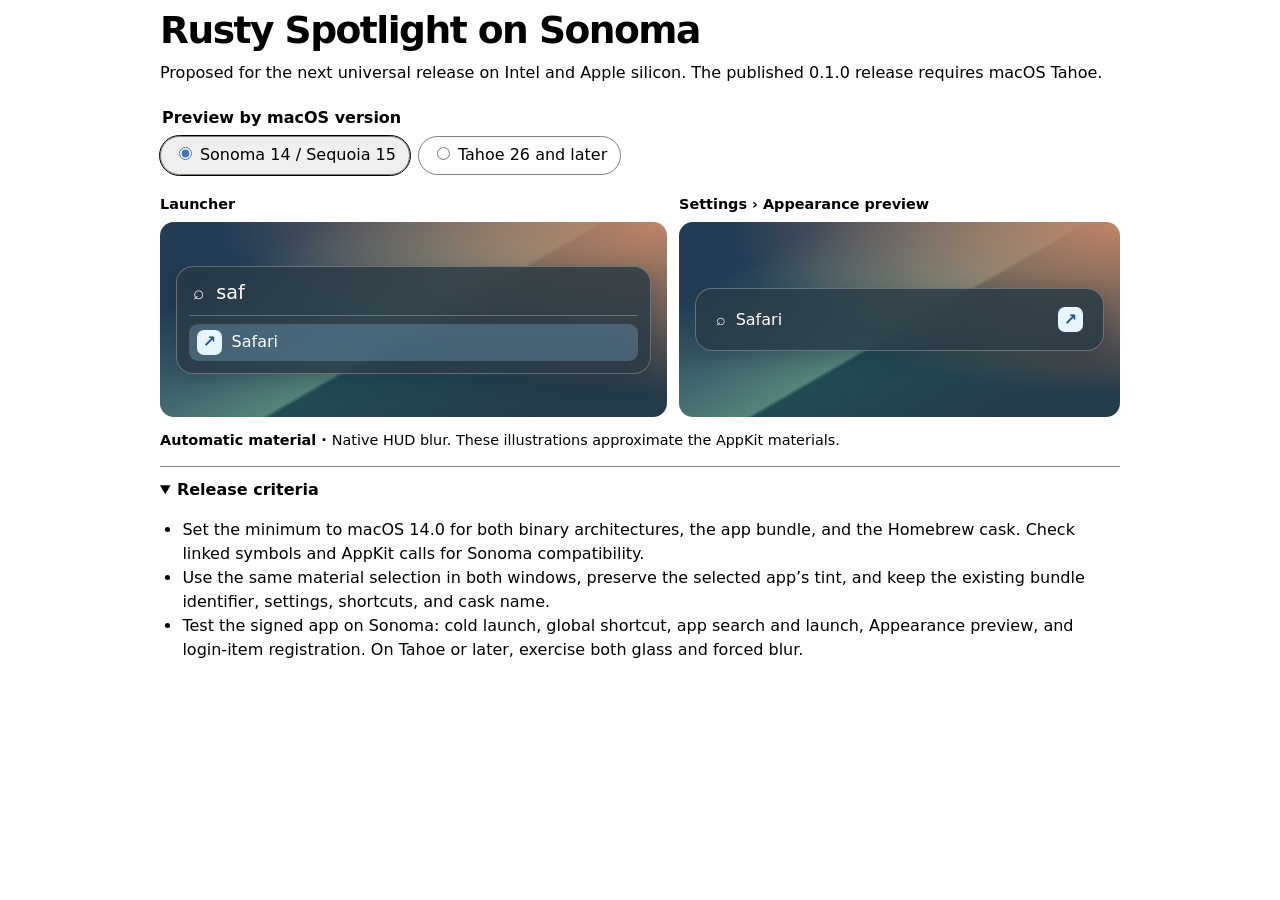
<file: docs/design/sonoma-compatibility.html>
<!doctype html>
<html lang="en">
<head>
<meta charset="utf-8">
<meta name="viewport" content="width=device-width,initial-scale=1">
<title>Rusty Spotlight · Sonoma compatibility design</title>
<style>
:root {color-scheme: light dark; font-family:var(--font-sans,system-ui,sans-serif); color:var(--foreground,CanvasText)}
* {box-sizing:border-box}
body {margin:0;line-height:1.5}
main {max-width:960px;margin:auto}
h1 {font-size:clamp(1.6rem,4vw,2.35rem);line-height:1.12;letter-spacing:-.04em;margin:.25em 0}
h2 {font-size:1.05rem;margin:.3rem 0 .6rem}
p {margin:.45rem 0 .9rem}
fieldset {border:0;padding:0;margin:1.3rem 0 .8rem}
legend {font-weight:650;margin-bottom:.4rem}
label {display:inline-block;cursor:pointer;padding:.4rem .8rem;border:1px solid var(--border,GrayText);border-radius:2rem;margin:0 .2rem .4rem 0}
label:has(:checked) {background:var(--secondary,ButtonFace);outline:1px solid currentColor}
input {accent-color:var(--primary,#4574ae)}
.grid {display:grid;grid-template-columns:1.15fr 1fr;gap:12px}
figure {margin:0;min-width:0}
figcaption {font-size:.9rem;font-weight:650;margin-bottom:.4rem}
.scene {color:white;min-height:195px;display:grid;align-items:center;padding:16px;border-radius:var(--radius,14px);background:radial-gradient(ellipse at 100% 0%,#c18569,transparent 62%),linear-gradient(150deg,#233c54 18%,#56837c 52%,#224b51 53%,#263b48 84%)}
.panel {padding:12px;border-radius:17px;border:1px solid #ffffff45;background:#293944cf;box-shadow:0 6px 20px #10192440;backdrop-filter:blur(16px)}
body:has(#tahoe:checked) .panel {background:linear-gradient(120deg,#e4faff47,#132e3a78 50%,#e4faff35);border-color:#ffffffa8;box-shadow:inset 0 1px 2px #fff8,0 8px 20px #10273048;backdrop-filter:blur(9px) saturate(1.5)}
.query {font-size:1.2rem;margin:0 0 .55rem;padding:0 4px .45rem;border-bottom:1px solid #fff4}
.row {display:flex;gap:.6rem;align-items:center;padding:.35rem .5rem;border-radius:9px}
.selected {background:#7eaece55}
.icon {display:grid;place-items:center;width:25px;height:25px;border-radius:7px;background:#e6f5ff;color:#255780;font-weight:700}
.material {font-size:.9rem;margin-top:.8rem}
.glass,body:has(#tahoe:checked) .blur {display:none}
body:has(#tahoe:checked) .glass {display:inline}
details {margin-top:.8rem;border-top:1px solid var(--border,GrayText);padding-top:.7rem}
summary {cursor:pointer;font-weight:650}
ul {padding-left:1.4rem}
@media(max-width:560px){.grid{grid-template-columns:1fr}.scene{min-height:140px}}
</style>
</head>
<body><main>
<h1>Rusty Spotlight on Sonoma</h1>
<p>Proposed for the next universal release on Intel and Apple silicon. The published 0.1.0 release requires macOS Tahoe.</p>
<fieldset><legend>Preview by macOS version</legend>
<label><input type="radio" name="os" id="sonoma" checked> Sonoma 14 / Sequoia 15</label>
<label><input type="radio" name="os" id="tahoe"> Tahoe 26 and later</label></fieldset>
<div class="grid">
<figure><figcaption>Launcher</figcaption><div class="scene"><div class="panel">
<div class="query">⌕ &nbsp;saf</div><div class="row selected"><span class="icon" aria-hidden="true">↗</span>Safari</div>
</div></div></figure>
<figure><figcaption>Settings › Appearance preview</figcaption><div class="scene"><div class="panel">
<div class="row"><span aria-hidden="true">⌕</span> Safari <span class="icon" aria-hidden="true" style="margin-left:auto">↗</span></div>
</div></div></figure>
</div>
<p class="material"><strong>Automatic material · </strong><span class="blur">Native HUD blur</span><span class="glass">Liquid Glass when available</span>. These illustrations approximate the AppKit materials.</p>
<details open><summary>Release criteria</summary><ul>
<li>Set the minimum to macOS 14.0 for both binary architectures, the app bundle, and the Homebrew cask. Check linked symbols and AppKit calls for Sonoma compatibility.</li>
<li>Use the same material selection in both windows, preserve the selected app’s tint, and keep the existing bundle identifier, settings, shortcuts, and cask name.</li>
<li>Test the signed app on Sonoma: cold launch, global shortcut, app search and launch, Appearance preview, and login-item registration. On Tahoe or later, exercise both glass and forced blur.</li>
</ul></details>
</main></body></html>
</file>
<file: style.css>
/* Rusty Spotlight's website, built to Apple's Human Interface Guidelines.
   The rules, and where in the HIG each comes from, are in DESIGN.md. */

:root {
  /* System colours, light. */
  --bg: #f2f2f7;                              /* systemGroupedBackground */
  --tile: #ffffff;                            /* secondarySystemGroupedBackground */
  --label: #000000;
  --label-2: rgba(60, 60, 67, 0.72);
  --label-3: rgba(60, 60, 67, 0.46);
  --separator: rgba(60, 60, 67, 0.18);
  --fill: rgba(118, 118, 128, 0.12);          /* tertiarySystemFill */
  --fill-2: rgba(118, 118, 128, 0.2);
  --tint: #c55300;                            /* orange, accessible variant: text and filled controls */
  --on-tint: #ffffff;
  --orange: #ff8d28;                          /* system orange: data, never text */
  --green: #34c759;
  --gray: #8e8e93;

  /* Liquid Glass, regular variant. */
  --glass: rgba(255, 255, 255, 0.62);
  --glass-edge: inset 0 0 0 0.5px rgba(255, 255, 255, 0.7), inset 0 1px 0 rgba(255, 255, 255, 0.9), inset 0 -1px 0 rgba(0, 0, 0, 0.04);
  --glass-shadow: 0 8px 28px rgba(0, 0, 0, 0.1), 0 1px 3px rgba(0, 0, 0, 0.06);

  --sans: system-ui, -apple-system, BlinkMacSystemFont, "SF Pro Text", "Helvetica Neue", Helvetica, Arial, sans-serif;
  --mono: ui-monospace, "SF Mono", SFMono-Regular, Menlo, Consolas, monospace;

  --page: 1024px;
  --gutter: 22px;
  --r-tile: 28px;
  --pad: 28px;
  --r-inner: 12px;                            /* sits inside a tile's padding, concentric with it */
}
@media (prefers-color-scheme: dark) {
  :root {
    --bg: #000000;
    --tile: #1c1c1e;
    --label: #ffffff;
    --label-2: rgba(235, 235, 245, 0.68);
    --label-3: rgba(235, 235, 245, 0.4);
    --separator: rgba(84, 84, 88, 0.6);
    --fill: rgba(118, 118, 128, 0.24);
    --fill-2: rgba(118, 118, 128, 0.36);
    --tint: #ffa056;
    --on-tint: #1c1c1e;
    --orange: #ff9230;
    --green: #30d158;
    --glass: rgba(44, 44, 48, 0.6);
    --glass-edge: inset 0 0 0 0.5px rgba(255, 255, 255, 0.16), inset 0 1px 0 rgba(255, 255, 255, 0.22);
    --glass-shadow: 0 8px 28px rgba(0, 0, 0, 0.5);
  }
}
/* Increase Contrast and Reduce Transparency, as the system offers them. */
@media (prefers-contrast: more) {
  :root { --label-2: var(--label); --label-3: var(--label); --separator: var(--label); --tint: #8a3a00; }
}
@media (prefers-contrast: more) and (prefers-color-scheme: dark) { :root { --tint: #ffc08f; } }
@media (prefers-reduced-transparency: reduce) {
  :root { --glass: var(--tile); }
  .glass, .panel { -webkit-backdrop-filter: none !important; backdrop-filter: none !important; }
  .panel { background: #1c1c1e !important; }
}

* { box-sizing: border-box; }
html { -webkit-text-size-adjust: 100%; scroll-behavior: smooth; scroll-padding-top: 84px; }
body {
  margin: 0; background: var(--bg); color: var(--label);
  font: 400 17px/1.47 var(--sans); letter-spacing: -0.022em;
  -webkit-font-smoothing: antialiased;
}
a { color: var(--tint); text-decoration: none; }
a:hover { text-decoration: underline; }
:focus-visible { outline: 3px solid color-mix(in srgb, var(--tint) 60%, transparent); outline-offset: 2px; border-radius: 6px; }
.wrap { max-width: var(--page); margin: 0 auto; padding: 0 var(--gutter); }

/* ── Type: the system's text styles, scaled for a page ── */
h1, h2, h3, p { margin: 0; }
h1 { font-size: clamp(44px, 7.4vw, 80px); line-height: 1.05; font-weight: 700; letter-spacing: -0.03em; text-wrap: balance; }
h2 { font-size: clamp(32px, 4.6vw, 48px); line-height: 1.08; font-weight: 700; letter-spacing: -0.025em; text-wrap: balance; }
h3 { font-size: 21px; line-height: 1.2; font-weight: 600; letter-spacing: -0.018em; }
.lead { font-size: clamp(19px, 2vw, 24px); line-height: 1.38; letter-spacing: -0.018em; color: var(--label-2); text-wrap: pretty; }
.eyebrow { font-size: 17px; font-weight: 600; color: var(--label-2); }
.footnote { font-size: 13px; line-height: 1.4; letter-spacing: -0.006em; color: var(--label-2); }
code, kbd, .mono { font-family: var(--mono); letter-spacing: 0; }
code { font-size: 0.88em; }
kbd {
  display: inline-block; min-width: 24px; padding: 3px 7px; text-align: center; font-size: 13px; line-height: 1.3;
  border-radius: 7px; background: var(--fill); color: var(--label); white-space: nowrap;
}

/* ── Liquid Glass: the functional layer only (toolbar, buttons, the panel) ── */
.glass {
  background: var(--glass);
  -webkit-backdrop-filter: blur(22px) saturate(180%); backdrop-filter: blur(22px) saturate(180%);
  box-shadow: var(--glass-edge), var(--glass-shadow);
}

/* The toolbar floats; the page scrolls beneath it and fades at the edge. */
.toolbar {
  position: sticky; top: 12px; z-index: 10; margin: 12px auto 0; width: fit-content; max-width: 100%;
  display: flex; align-items: center; gap: 6px; padding: 6px 6px 6px 16px; border-radius: 999px;
}
.toolbar .name { display: inline-flex; align-items: center; gap: 9px; margin-right: 14px; font-size: 15px; font-weight: 600; color: var(--label); white-space: nowrap; }
.toolbar .name img { width: 26px; height: 26px; }
.toolbar a:hover { text-decoration: none; }
.toolbar .item { padding: 8px 13px; border-radius: 999px; font-size: 15px; color: var(--label); }
.toolbar .item:hover, .toolbar .item[aria-current] { background: var(--fill); }
.edge { position: fixed; top: 0; left: 0; right: 0; height: 76px; z-index: 9; pointer-events: none; background: linear-gradient(var(--bg) 10%, transparent); }

/* Buttons are capsules. One prominent, tinted action per view. */
.button {
  display: inline-flex; align-items: center; justify-content: center; min-height: 44px; padding: 0 22px; border: 0; border-radius: 999px;
  font: 500 17px/1 var(--sans); letter-spacing: -0.022em; cursor: pointer; white-space: nowrap;
  background: var(--tint); color: var(--on-tint); transition: transform 0.18s ease, filter 0.18s ease;
}
.button:hover { text-decoration: none; filter: brightness(1.08); }
.button:active { transform: scale(0.96); filter: brightness(0.94); }
.button.small { min-height: 36px; padding: 0 16px; font-size: 15px; }
.more::after { content: " ›"; }

/* ── Hero ─────────────────────────────────────────────── */
.hero { padding: 72px 0 0; text-align: center; }
.hero .eyebrow a { color: var(--tint); }
.hero h1 { margin-top: 14px; }
.hero .lead { max-width: 30em; margin: 20px auto 0; }
.hero .actions { display: flex; align-items: center; justify-content: center; flex-wrap: wrap; gap: 14px 26px; margin-top: 28px; }

/* The stage: something rich for the glass to sit on. Crisp shapes, drawn here. */
.stage {
  position: relative; margin-top: 52px; border-radius: var(--r-tile); overflow: hidden; text-align: left;
  min-height: 540px; padding: 78px 20px 78px; background: #0a0710;
  box-shadow: inset 0 0 0 0.5px rgba(255, 255, 255, 0.12), 0 30px 60px -30px rgba(40, 10, 60, 0.45);
}
.stage .art { position: absolute; inset: 0; width: 100%; height: 100%; }
.hero .caption { margin-top: 14px; }

/* The panel is the product: clear glass over a rich background, dimmed for legibility. */
.panel {
  --row: #8e8e93;
  position: relative; max-width: 640px; margin: 0 auto; border-radius: 28px; color: #fff; isolation: isolate;
  background: linear-gradient(160deg, rgba(255, 255, 255, 0.1), rgba(255, 255, 255, 0) 38%), rgba(16, 12, 24, 0.36);
  -webkit-backdrop-filter: blur(34px) saturate(200%) brightness(1.06); backdrop-filter: blur(34px) saturate(200%) brightness(1.06);
  box-shadow: inset 0 0 0 0.5px rgba(255, 255, 255, 0.34), inset 0 1.5px 0.5px rgba(255, 255, 255, 0.5), inset 1px 0 0.5px rgba(255, 255, 255, 0.14), inset 0 -1px 0.5px rgba(255, 255, 255, 0.12), 0 2px 6px rgba(0, 0, 0, 0.18), 0 36px 80px -10px rgba(10, 0, 30, 0.6);
}
/* The glass takes the selected row's colour, as the app's does. */
.panel::before {
  content: ""; position: absolute; inset: 0; z-index: -1; border-radius: inherit; background-color: var(--row); opacity: 0.26;
  -webkit-mask-image: linear-gradient(120deg, #000, transparent 75%); mask-image: linear-gradient(120deg, #000, transparent 75%);
  transition: background-color 0.5s ease;
}
.panel .ask { display: flex; align-items: center; gap: 12px; padding: 0 22px; height: 62px; }
.panel .ask svg { flex: none; opacity: 0.72; }
.panel input { flex: 1; min-width: 0; height: 62px; border: 0; outline: 0; background: none; color: #fff; font: 400 23px/1 var(--sans); letter-spacing: -0.02em; caret-color: var(--orange); }
.panel input::placeholder { color: rgba(255, 255, 255, 0.5); }
.rows { list-style: none; margin: 0; padding: 0 8px; overflow: hidden; max-height: 0; transition: max-height 0.38s cubic-bezier(0.3, 1.25, 0.4, 1); }
.panel.open .rows { max-height: 340px; padding: 8px; border-top: 0.5px solid rgba(255, 255, 255, 0.2); }
.row { display: flex; align-items: center; gap: 12px; padding: 8px 12px; border-radius: 20px; cursor: default; }
.row[aria-selected="true"] { background: rgba(255, 255, 255, 0.18); }
.row .glyph { flex: none; width: 36px; height: 36px; border-radius: 9px; display: grid; place-items: center; font: 600 17px/1 var(--sans); color: #fff; box-shadow: inset 0 1px 0 rgba(255, 255, 255, 0.35); }
.row .what { flex: 1; min-width: 0; }
.row .title, .row .sub { display: block; white-space: nowrap; overflow: hidden; text-overflow: ellipsis; }
.row .title { font-size: 17px; line-height: 1.25; }
.row.answer .title { font-size: 24px; font-weight: 500; letter-spacing: -0.02em; }
.row .sub { font-size: 13px; line-height: 1.3; letter-spacing: -0.006em; color: rgba(255, 255, 255, 0.66); }
.row .do { flex: none; font-size: 12px; padding: 4px 9px; border-radius: 999px; background: rgba(255, 255, 255, 0.16); color: rgba(255, 255, 255, 0.9); visibility: hidden; }
.row[aria-selected="true"] .do { visibility: visible; }

/* ── Content layer: opaque tiles, no glass ────────────── */
.section { padding-top: 112px; }
.section > header { max-width: 44em; }
.section h2 { margin-top: 6px; }
.section .lead { margin-top: 16px; }
.tile { background: var(--tile); border-radius: var(--r-tile); }
.tiles { margin-top: 36px; display: grid; gap: 16px; }

/* A grouped list, as in Settings: rows with inset separators. */
.list { margin-top: 36px; padding: 6px 0; }
.list > * { margin: 0 var(--pad); padding: 16px 0; border-bottom: 0.5px solid var(--separator); }
.list > *:last-child { border-bottom: 0; }

.phrase { display: grid; grid-template-columns: 150px minmax(0, 1fr) minmax(0, 1.25fr); gap: 6px 22px; align-items: baseline; }
.phrase .who { font-weight: 600; }
.phrase .who i { display: block; font-style: normal; font-weight: 400; font-size: 13px; letter-spacing: -0.006em; color: var(--label-2); }
.phrase .say { display: flex; flex-wrap: wrap; gap: 8px; }
.phrase .means { color: var(--label-2); }
.phrase .means b { color: var(--label); font-weight: 600; }
button.try, span.typed { font: 400 15px/1.3 var(--mono); border: 0; border-radius: 9px; padding: 6px 11px; background: var(--fill); color: var(--label); text-align: left; }
/* Tint means "you can press this", and nothing else. */
button.try { color: var(--tint); cursor: pointer; transition: transform 0.18s ease, background-color 0.18s ease; }
button.try:hover { background: var(--fill-2); }
button.try:active { transform: scale(0.95); }

.plugins { grid-template-columns: 2fr 1fr; align-items: start; }
.plugins .tile { padding: 22px var(--pad) 8px; }
.plugins h3 { font-size: 13px; font-weight: 600; letter-spacing: -0.006em; color: var(--label-2); text-transform: uppercase; }
.plugins ul { list-style: none; margin: 8px 0 0; padding: 0; columns: 2; column-gap: 40px; }
.plugins .off ul { columns: 1; }
.plugins li { display: flex; align-items: center; justify-content: space-between; gap: 12px; padding: 12px 0; border-bottom: 0.5px solid var(--separator); break-inside: avoid; }
.plugins .off li:last-child, .plugins .on li:nth-child(4), .plugins .on li:last-child { border-bottom: 0; }
.switch { flex: none; width: 51px; height: 31px; border-radius: 16px; background: var(--green); position: relative; }
.switch::after { content: ""; position: absolute; top: 2px; right: 2px; width: 27px; height: 27px; border-radius: 50%; background: #fff; box-shadow: 0 3px 8px rgba(0, 0, 0, 0.15), 0 1px 1px rgba(0, 0, 0, 0.1); }
.off .switch { background: var(--fill-2); }
.off .switch::after { right: auto; left: 2px; }
.after { margin-top: 16px; padding: 0 var(--pad); }

.figures { grid-template-columns: repeat(4, minmax(0, 1fr)); }
.figure { padding: 24px var(--pad) 26px; }
.figure b { display: block; font-size: clamp(40px, 5vw, 56px); line-height: 1; font-weight: 700; letter-spacing: -0.03em; }
.figure b small { font-size: 0.42em; font-weight: 600; letter-spacing: -0.01em; color: var(--label-2); margin-left: 3px; }
.figure span { display: block; margin-top: 12px; font-size: 15px; line-height: 1.35; letter-spacing: -0.014em; color: var(--label-2); }
.bars { grid-column: 1 / -1; padding: 24px var(--pad); }
.bars h3 { font-size: 17px; }
.bar { display: grid; grid-template-columns: 150px minmax(0, 1fr); align-items: center; gap: 14px; margin-top: 14px; font-size: 15px; letter-spacing: -0.014em; }
.bar .track { padding-right: 76px; }
.bar i { display: block; height: 24px; border-radius: 12px; background: var(--gray); position: relative; }
.bar.ours i { background: var(--orange); }
.bar i::after { content: attr(data-v); position: absolute; left: calc(100% + 10px); top: 50%; transform: translateY(-50%); font-style: normal; font-weight: 600; white-space: nowrap; color: var(--label); }
.bars .footnote { margin-top: 16px; }
.film { grid-column: 1 / -1; margin: 0; overflow: hidden; }
.film video, .film img { display: block; width: 100%; height: auto; }
.film figcaption { padding: 14px var(--pad) 16px; }
@media (prefers-reduced-motion: reduce) { .film video { display: none; } .film img { display: block !important; } }

pre.shell { position: relative; margin: 36px 0 0; padding: 26px var(--pad); overflow-x: auto; border-radius: var(--r-tile); background: #1c1c1e; color: #f2f2f7; font: 14.5px/1.75 var(--mono); letter-spacing: 0; }
pre.shell .c { color: #98989d; }
pre.shell .copy { position: absolute; top: 14px; right: 14px; min-height: 32px; padding: 0 14px; border: 0; border-radius: 999px; font: 500 13px/1 var(--sans); color: #fff; background: rgba(120, 120, 128, 0.36); cursor: pointer; transition: transform 0.18s ease; }
pre.shell .copy:hover { background: rgba(120, 120, 128, 0.5); }
pre.shell .copy:active { transform: scale(0.94); }
ol.steps { list-style: none; counter-reset: step; margin-top: 16px; }
ol.steps li { counter-increment: step; display: grid; grid-template-columns: 44px minmax(0, 1fr); align-items: start; color: var(--label-2); }
ol.steps li::before { content: counter(step); width: 28px; height: 28px; border-radius: 50%; display: grid; place-items: center; background: var(--fill); color: var(--label); font-size: 15px; font-weight: 600; }
ol.steps b { color: var(--label); font-weight: 600; }

.foot { margin-top: 112px; padding: 18px 0 44px; border-top: 0.5px solid var(--separator); display: flex; justify-content: space-between; flex-wrap: wrap; gap: 10px 32px; }
.foot p { max-width: 44em; }
.foot nav { display: flex; gap: 20px; font-size: 13px; }

/* ── Changelog ────────────────────────────────────────── */
.pagehead { padding: 72px 0 0; }
.pagehead .lead { margin-top: 16px; max-width: 30em; }
.day { padding-top: 72px; }
.day .date { font-size: 17px; font-weight: 600; color: var(--label-2); }
.day h2 { margin-top: 6px; font-size: clamp(28px, 3.6vw, 40px); }
.day .lead { margin-top: 12px; max-width: 34em; font-size: clamp(18px, 1.8vw, 21px); }
.entry { display: grid; grid-template-columns: 96px minmax(0, 1fr); gap: 4px 20px; padding: 22px 0 !important; }
.entry .kind { font-size: 13px; font-weight: 600; letter-spacing: -0.006em; color: var(--label-2); padding-top: 5px; }
.entry .state { font-size: 13px; font-weight: 400; letter-spacing: -0.006em; color: var(--label-2); margin-left: 8px; white-space: nowrap; }
.entry p, .entry ul { margin: 8px 0 0; color: var(--label-2); max-width: 40em; }
.entry ul { padding-left: 20px; }
.entry li { margin: 4px 0; }
.entry li b { color: var(--label); font-weight: 600; }
.entry code { background: var(--fill); padding: 2px 7px; border-radius: 6px; color: var(--label); }
.entry .by { font-size: 13px; letter-spacing: -0.006em; }

/* ── Narrow windows ───────────────────────────────────── */
@media (max-width: 860px) {
  .phrase { grid-template-columns: minmax(0, 1fr); }
  .plugins { grid-template-columns: minmax(0, 1fr); }
  .figures { grid-template-columns: repeat(2, minmax(0, 1fr)); }
}
@media (max-width: 560px) {
  :root { --gutter: 16px; --pad: 20px; --r-tile: 24px; }
  .toolbar { padding-left: 12px; }
  .toolbar .name { margin-right: 4px; }
  .toolbar .gh { display: none; }
  .hero { padding-top: 48px; }
  .stage { margin-top: 40px; padding: 40px 12px 60px; min-height: 460px; }
  .panel input { font-size: 20px; }
  .section { padding-top: 80px; }
  .plugins ul { columns: 1; }
  .plugins .on li:nth-child(4) { border-bottom: 0.5px solid var(--separator); }
  .entry { grid-template-columns: minmax(0, 1fr); }
  .entry .kind { padding-top: 0; }
  .bar { grid-template-columns: 104px minmax(0, 1fr); }
}
@media (prefers-reduced-motion: reduce) { html { scroll-behavior: auto; } .rows, .button, button.try, .panel::before { transition: none; } }
</file>
